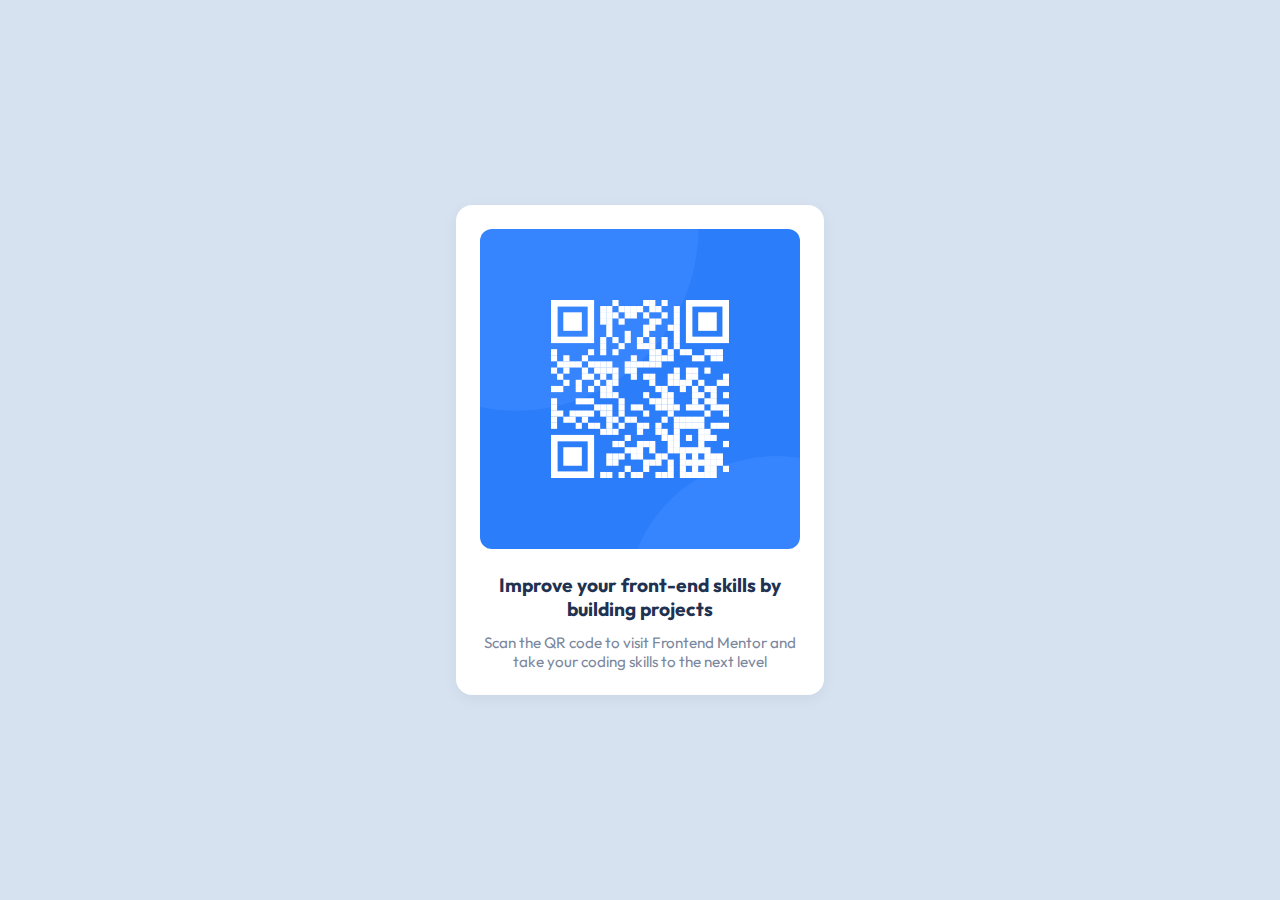
<file: index.html>
<!DOCTYPE html>
<html lang="en">

<head>
    <meta charset="UTF-8">
    <meta name="viewport" content="width=device-width, initial-scale=1.0">
    <title>QR Code Component</title>
    <link rel="stylesheet" href="css/style.css">
</head>

<body>
    <div class="container">
        <div class="content">
            <img src="public/images/image-qr-code.png" alt="QR Code">
            <h1>Improve your front-end skills by building projects</h1>
            <p>Scan the QR code to visit Frontend Mentor and take your coding skills to the next level</p>
        </div>
    </div>
</body>

</html>
</file>
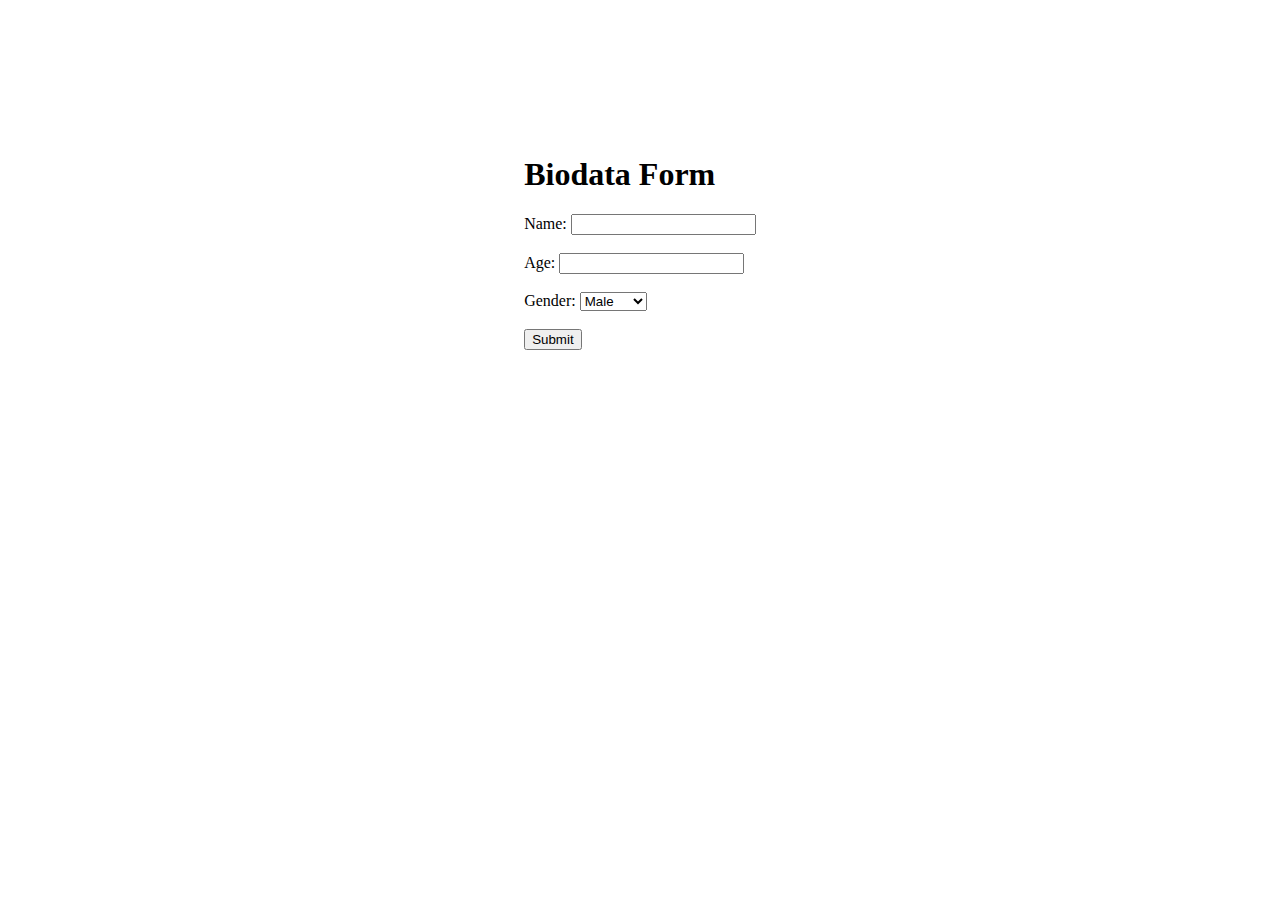
<file: biodata/index.html>
<!DOCTYPE html>
<html lang="en">

<head>
    <meta charset="UTF-8">
    <meta name="viewport" content="width=device-width, initial-scale=1.0">
    <title>Biodata Form</title>
    <link rel="stylesheet" href="css/style.css">
</head>

<body>
    <div class="container">
        <form action="/">
            <h1>Biodata Form</h1>
            <label for="name">Name:</label>
            <input type="text" id="name" name="name" required><br><br>

            <label for="age">Age:</label>
            <input type="number" id="age" name="age" required><br><br>

            <label for="gender">Gender:</label>
            <select id="gender" name="gender" required>
                <option value="male">Male</option>
                <option value="female">Female</option>
            </select>
            <br>
            <br>
            <input type="submit" value="Submit">
        </form>
    </div>
</body>

</html>
</file>
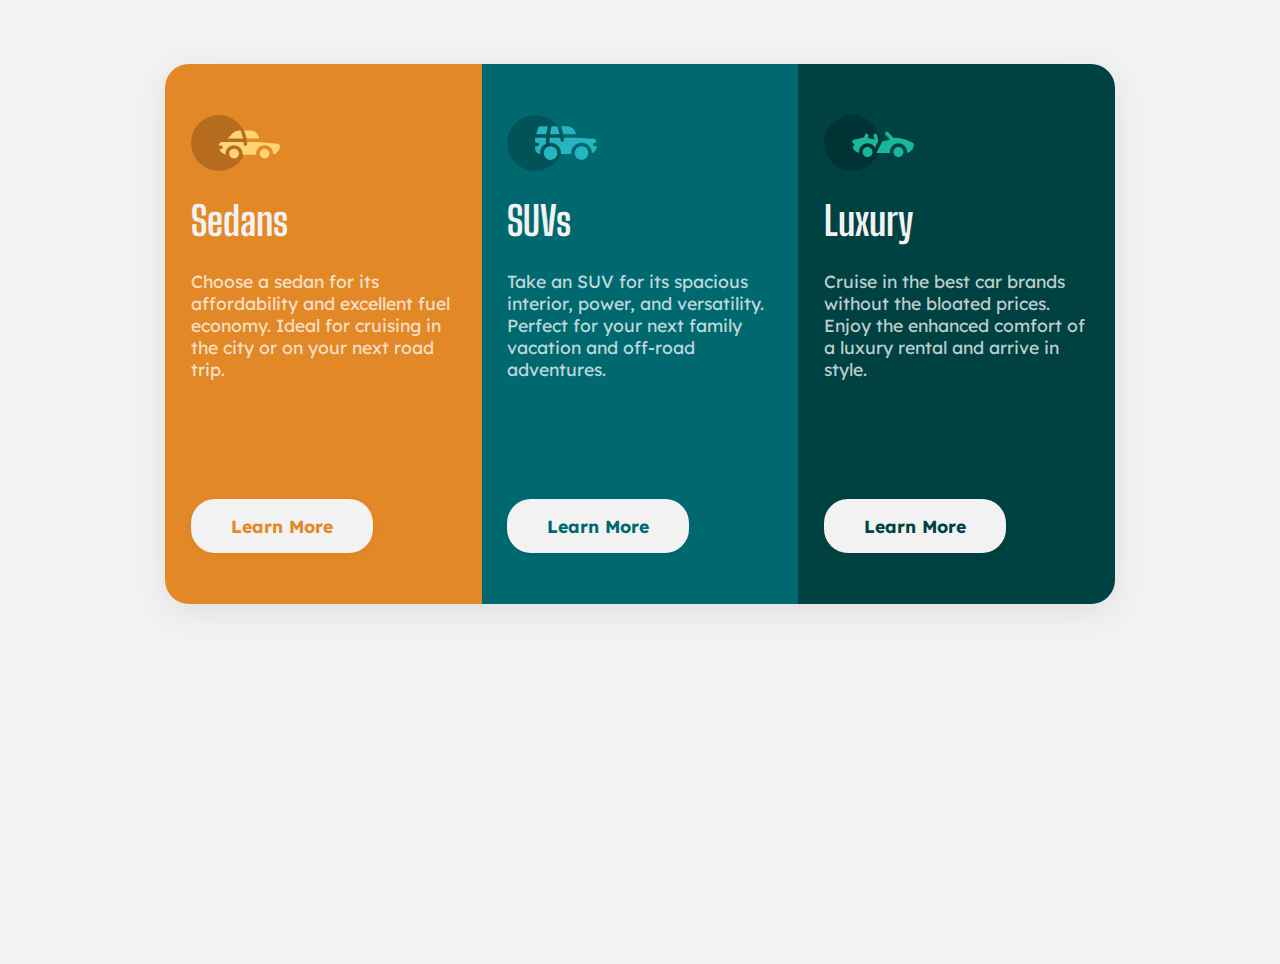
<file: mini-project/index.html>
<!DOCTYPE html>
<html lang="en">

<head>
  <meta charset="UTF-8">
  <meta name="viewport" content="width=1440">
  <title>3-Column Preview Card Mini Project</title>
  <link rel="icon" type="image/png" href="../images/favicon-32x32.png">
  <!-- Fonts -->
  <link
    href="https://fonts.googleapis.com/css2?family=Big+Shoulders+Display:wght@700&family=Lexend+Deca:wght@400&display=swap"
    rel="stylesheet">
  <link rel="stylesheet" href="style.css">
</head>

<body>
  <main class="container">
    <section class="column sedans">
      <img src="./images/icon-sedans.svg" alt="Sedans">
      <h1>Sedans</h1>
      <p>Choose a sedan for its affordability and excellent fuel economy. Ideal for cruising in the city or on your next
        road trip.</p>
      <a href="#" class="btn">Learn More</a>
    </section>
    <section class="column suvs">
      <img src="./images/icon-suvs.svg" alt="SUVs">
      <h1>SUVs</h1>
      <p>Take an SUV for its spacious interior, power, and versatility. Perfect for your next family vacation and
        off-road adventures.</p>
      <a href="#" class="btn">Learn More</a>
    </section>
    <section class="column luxury">
      <img src="./images/icon-luxury.svg" alt="Luxury">
      <h1>Luxury</h1>
      <p>Cruise in the best car brands without the bloated prices. Enjoy the enhanced comfort of a luxury rental and
        arrive in style.</p>
      <a href="#" class="btn">Learn More</a>
    </section>
  </main>
</body>

</html>
</file>
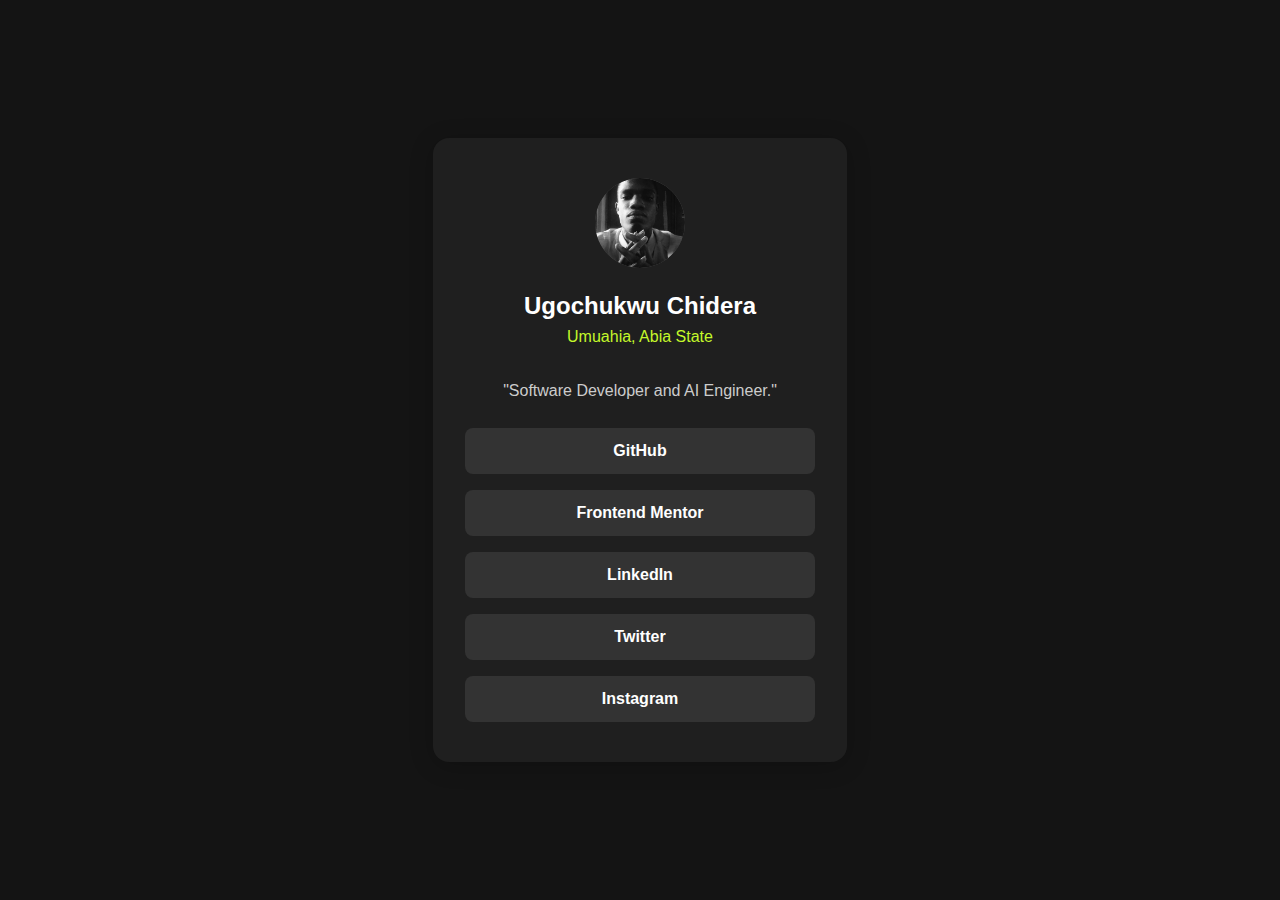
<file: sociallinks/index.html>
<!DOCTYPE html>
<html lang="en">
<head>
  <meta charset="UTF-8">
  <meta name="viewport" content="width=device-width, initial-scale=1.0">
  <title>Social Links Profile</title>
  <link rel="stylesheet" href="css/style.css">
</head>
<body>
  <div class="container">
    <div class="card">
      <div class="avatar-placeholder">
        <img src="public/images/fyp.jpg" alt="Profile Picture"/>
      </div>
      <h1>Ugochukwu Chidera</h1>
      <p class="location">Umuahia, Abia State</p>
      <p class="description">"Software Developer and AI Engineer."</p>
      <div class="links">
        <a href="https://www.github.com/UgochukwuChidera" class="btn">GitHub</a>
        <a href="#" class="btn">Frontend Mentor</a>
        <a href="https://www.linkedin.com/in/chidera-ugochukwu-66193a24b/" class="btn">LinkedIn</a>
        <a href="#" class="btn">Twitter</a>
        <a href="#" class="btn">Instagram</a>
      </div>
    </div>
  </div>
</body>
</html>
</file>
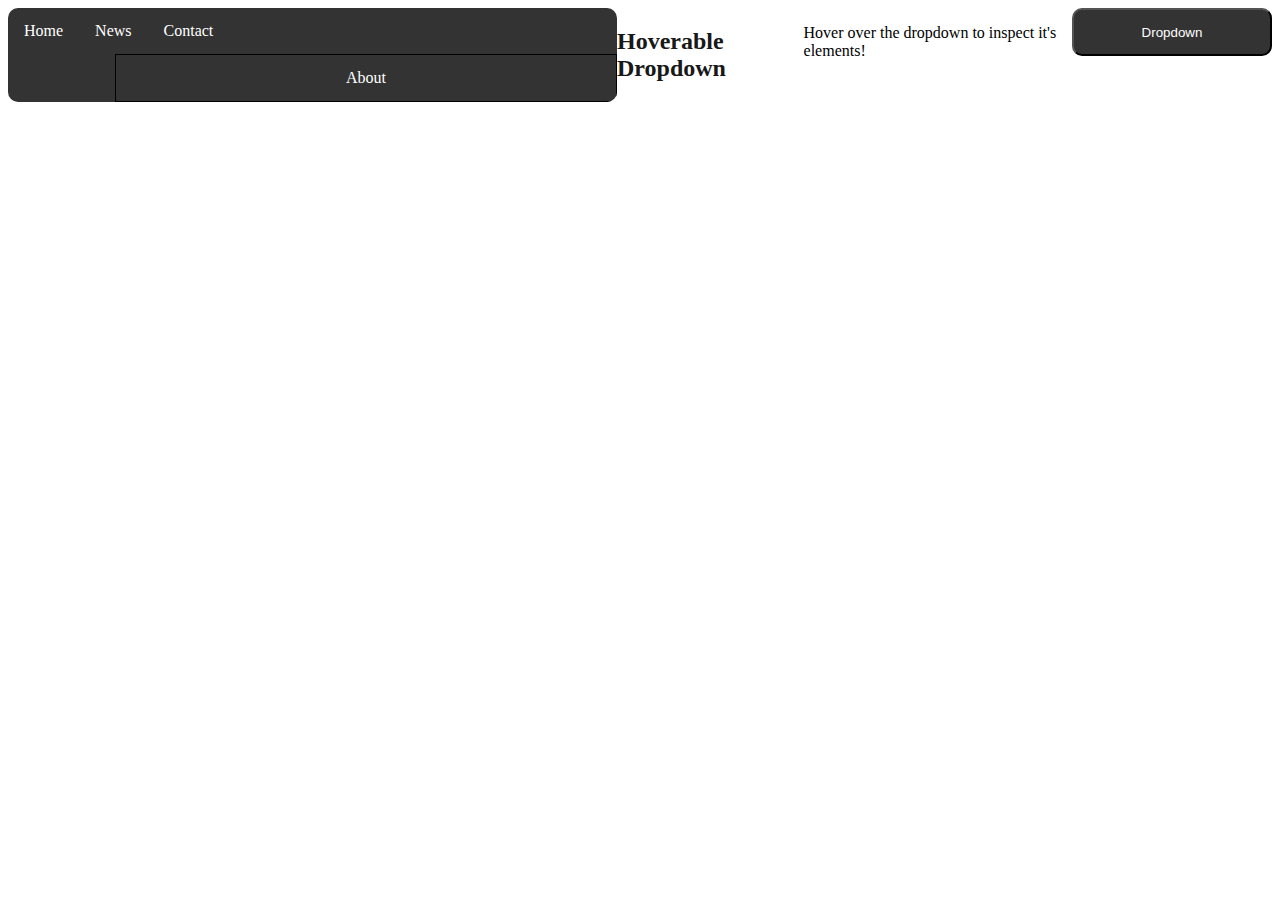
<file: stuff/index.html>
<!DOCTYPE html>
<html lang="en">

<head>
    <meta charset="UTF-8">
    <meta name="viewport" content="width=device-width, initial-scale=1.0">
    <title>Test</title>
    <link rel="stylesheet" href="css/style.css">
</head>

<body>
    <div class="container">
    <ul>
        <li><a href="#home">Home</a></li>
        <li><a href="#news">News</a></li>
        <li><a href="#contact">Contact</a></li>
        <li class='right'><a href="#about">About</a></li>
    </ul>

    <h2>Hoverable Dropdown</h2>
    <p>Hover over the dropdown to inspect it's elements!</p>
    <div class="dropdown">
        <button class="dropbtn">Dropdown</button>
        <div class="dropdown-content">
            <p><a href="#">Link 1</a></p>
            <p><a href="#">Link 2</a></p>
            <p><a href="#">Link 3</a></p>
        </div>      
    </div>
</body>

</html>
</file>
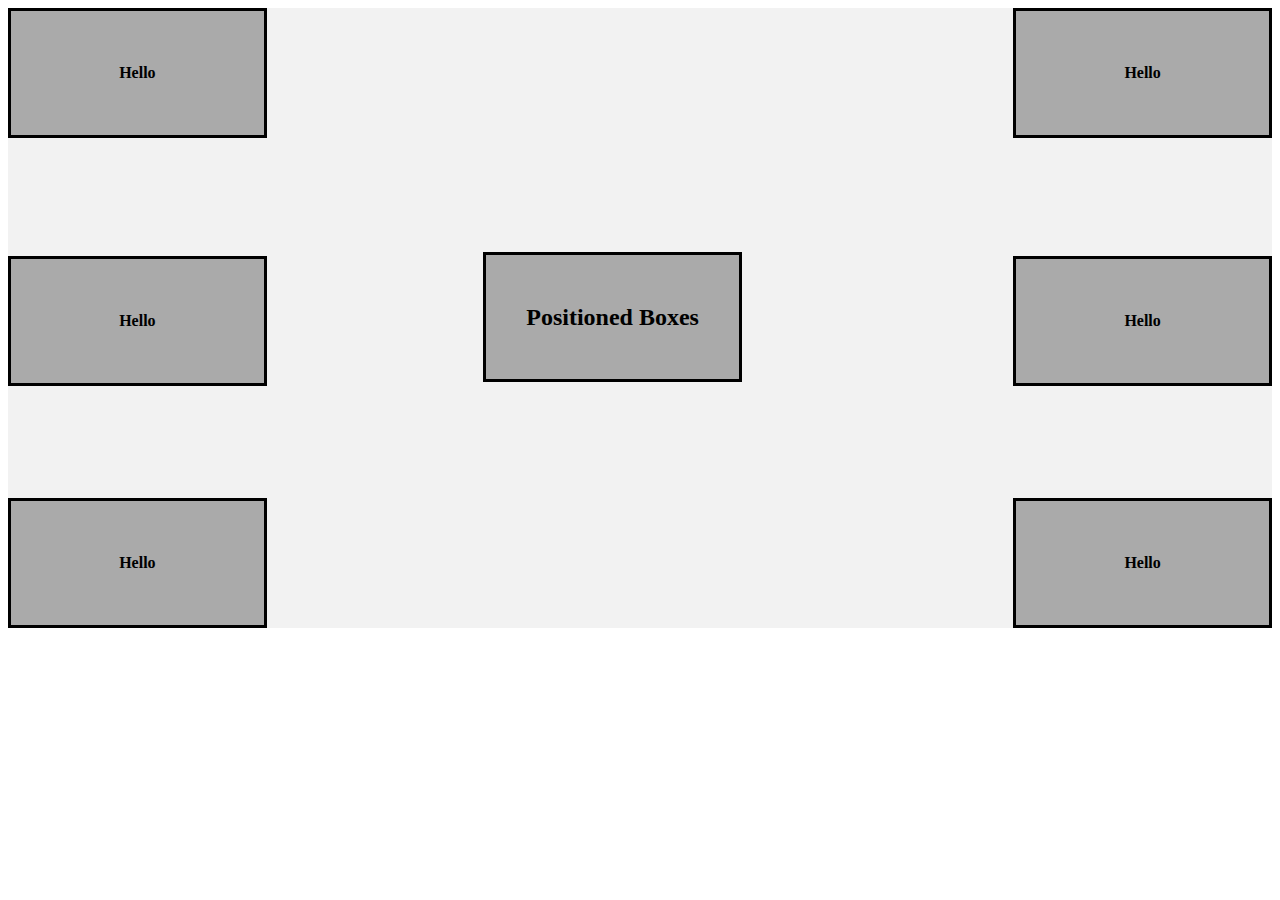
<file: test/index.html>
<!DOCTYPE html>
<html lang="en">
<head>
  <meta charset="UTF-8" />
  <meta name="viewport" content="width=device-width, initial-scale=1.0" />
  <title>Positioned Boxes</title>
  <link rel="stylesheet" href="css/style.css" />
</head>
<body>
  <div class="container">
    <div id="one">Hello</div>
    <div id="two">Hello</div>
    <div id="three">Hello</div>
    <div id="four">Hello</div>
    <div id="five">Hello</div>
    <div id="six">Hello</div>

    <div id="description"><h2>Positioned Boxes</h2></div>
  </div>
</body>
</html>
</file>
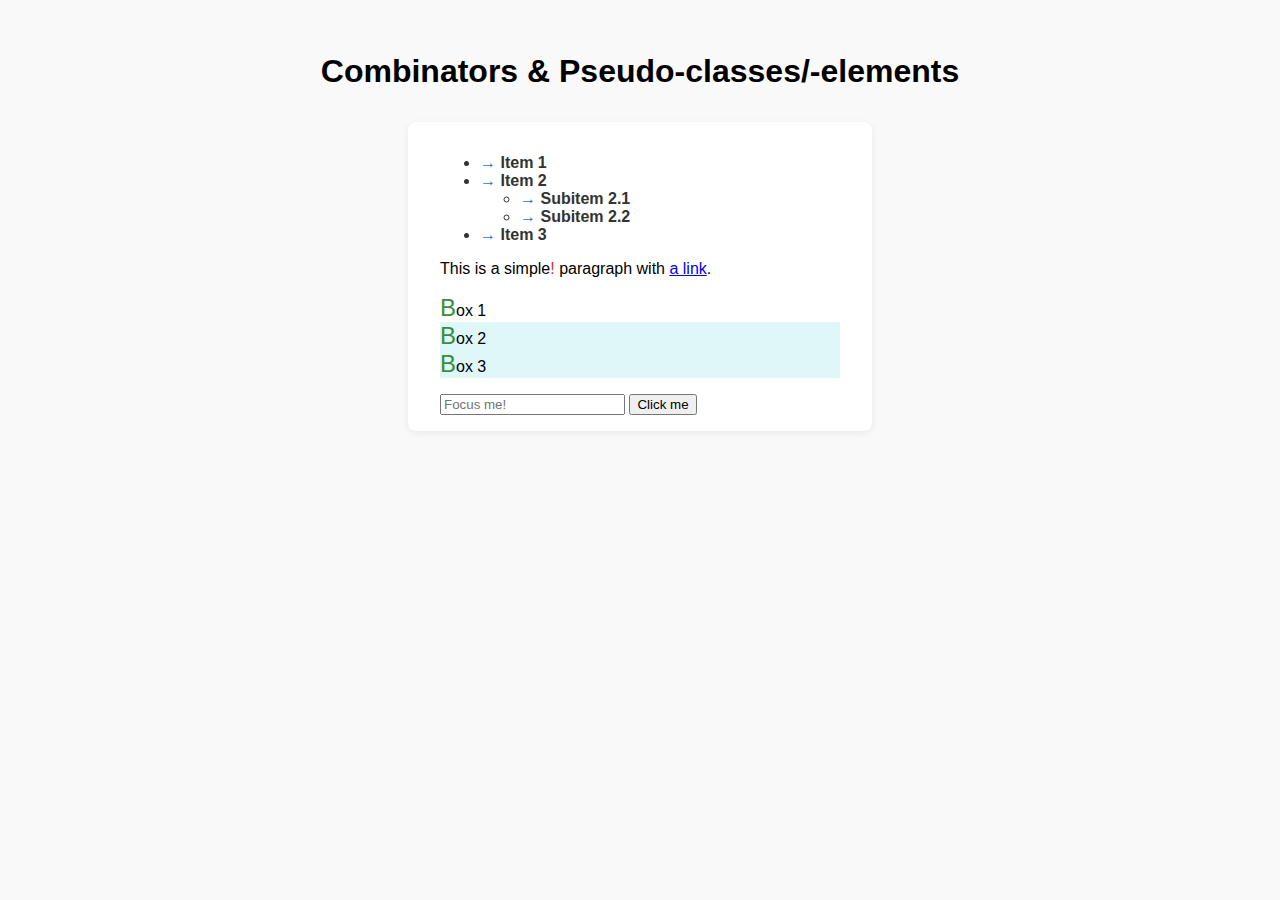
<file: trial/index.html>
<!DOCTYPE html>
<html lang="en">
<head>
    <meta charset="UTF-8">
    <meta name="viewport" content="width=device-width, initial-scale=1.0">
    <title>Combinators & Pseudo Demo</title>
    <link rel="stylesheet" href="css/style.css">
</head>
<body>
    <h1>Combinators & Pseudo-classes/-elements</h1>
    <div class="container">
        <ul>
            <li>Item 1</li>
            <li>Item 2
                <ul>
                    <li>Subitem 2.1</li>
                    <li>Subitem 2.2</li>
                </ul>
            </li>
            <li>Item 3</li>
        </ul>
        <p>This is a <span>simple</span> paragraph with <a href="#">a link</a>.</p>
        <div class="box">Box 1</div>
        <div class="box">Box 2</div>
        <div class="box">Box 3</div>
        <input type="text" placeholder="Focus me!">
        <button>Click me</button>
    </div>
</body>
</html>
</file>
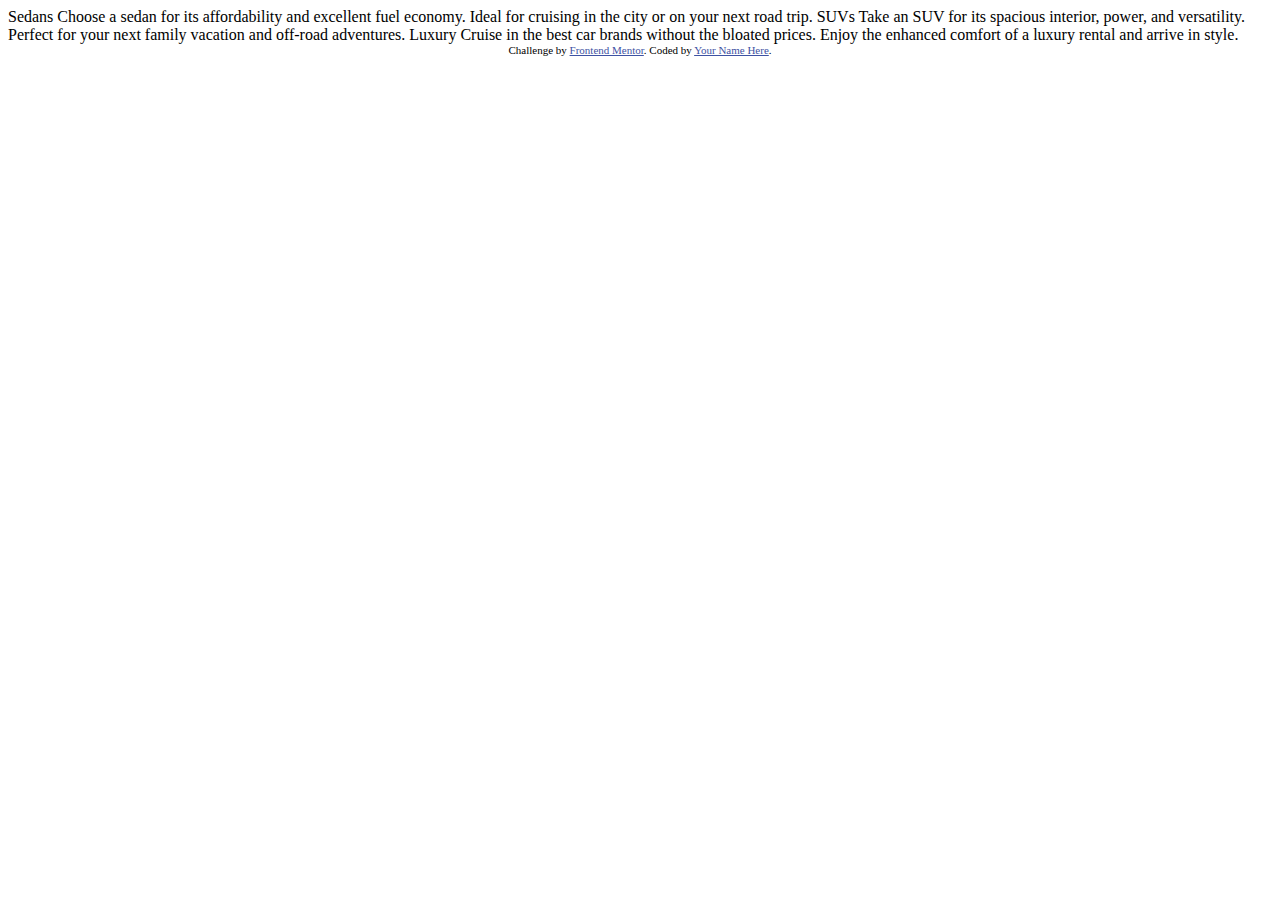
<file: 3-column-preview-card-component-main/3-column-preview-card-component-main/index.html>
<!DOCTYPE html>
<html lang="en">
<head>
  <meta charset="UTF-8">
  <meta name="viewport" content="width=device-width, initial-scale=1.0"> <!-- displays site properly based on user's device -->

  <link rel="icon" type="image/png" sizes="32x32" href="./images/favicon-32x32.png">
  
  <title>Frontend Mentor | 3-column preview card component</title>

  <!-- Feel free to remove these styles or customise in your own stylesheet 👍 -->
  <style>
    .attribution { font-size: 11px; text-align: center; }
    .attribution a { color: hsl(228, 45%, 44%); }
  </style>
</head>
<body>
  
  Sedans
  Choose a sedan for its affordability and excellent fuel economy. Ideal for cruising in the city 
  or on your next road trip.

  SUVs
  Take an SUV for its spacious interior, power, and versatility. Perfect for your next family vacation 
  and off-road adventures.

  Luxury
  Cruise in the best car brands without the bloated prices. Enjoy the enhanced comfort of a luxury 
  rental and arrive in style.
  
  <div class="attribution">
    Challenge by <a href="https://www.frontendmentor.io?ref=challenge" target="_blank">Frontend Mentor</a>. 
    Coded by <a href="#">Your Name Here</a>.
  </div>
</body>
</html>
</file>
<file: css/style.css>
/* Add Outfit font from Google Fonts */
@import url('https://fonts.googleapis.com/css2?family=Outfit:wght@400;700&display=swap');

html, body {
    height: 100%;
    margin: 0;
    padding: 0;
    box-sizing: border-box;
}

body {
    width: 100vw;
    overflow-x: hidden;
}

.container {
    min-height: 100vh;
    width: 100vw;
    display: flex;
    justify-content: center;
    align-items: center;
    background: #d6e2f0;
}

.content {
    background: #fff;
    border-radius: 16px;
    box-shadow: 0 4px 16px rgba(0,0,0,0.05);
    padding: 24px;
    max-width: 320px;
    text-align: center;
}

img {
    width: 100%;
    border-radius: 12px;
    margin-bottom: 20px;
}

h1 {
    font-size: 1.2rem;
    margin: 0 0 12px 0;
    color: #1f3251;
    font-family: 'Outfit', Arial, sans-serif;
    font-weight: 700;
}

p {
    font-size: 0.95rem;
    color: #7b879d;
    font-family: 'Outfit', Arial, sans-serif;
    font-weight: 400;
    margin: 0;
}
</file>
<file: biodata/css/style.css>
.container{
    width: 80%;
    padding: 10%;
    display: flex;
    flex-direction: column;
    align-items: center;
    justify-items: center;
}

button{
    width: 100%;
    height: 50px;
    background-color: #4CAF50;
    color: white;
    border: none;
    border-radius: 5px;
    font-size: 16px;
    cursor: pointer;
}
</file>
<file: mini-project/style.css>
body {
  background: hsl(0, 0%, 95%);
  font-family: 'Lexend Deca', Arial, sans-serif;
  font-size: 15px;
  margin: 0;
  padding: 0;
  min-height: 100vh;
  box-sizing: border-box;
}

.container {
  display: flex;
  max-width: 950px;
  margin: 5vw auto;
  border-radius: 24px;
  overflow: hidden;
  box-shadow: 0 8px 32px rgba(0,0,0,0.08);
  background: transparent;
  min-height: 60vh;
  gap: 0;
}

.column {
  flex: 1;
  padding: 4vw 2vw;
  display: flex;
  flex-direction: column;
  align-items: flex-start;
  gap: 2vw;
  min-width: 0;
}

.column img {
  width: 90px;
  height: 56px;
  object-fit: contain;
}

.column h1 {
  font-family: 'Big Shoulders Display', cursive;
  font-size: 2.5rem;
  color: hsl(0, 0%, 95%);
  margin: 0;
}

.column p {
  color: hsla(0, 0%, 100%, 0.75);
  margin: 0;
  font-size: 1.1rem;
}

.sedans {
  background: hsl(31, 77%, 52%);
}
.suvs {
  background: hsl(184, 100%, 22%);
}
.luxury {
  background: hsl(179, 100%, 13%);
}

.btn {
  background: hsl(0, 0%, 95%);
  color: inherit;
  border: none;
  border-radius: 24px;
  padding: 16px 40px;
  font-family: 'Lexend Deca', Arial, sans-serif;
  font-size: 1.1rem;
  text-decoration: none;
  font-weight: 700;
  transition: background 0.2s, color 0.2s;
  margin-top: auto;
  box-shadow: 0 2px 8px rgba(0,0,0,0.04);
}
.sedans .btn { color: hsl(31, 77%, 52%); }
.suvs .btn { color: hsl(184, 100%, 22%); }
.luxury .btn { color: hsl(179, 100%, 13%); }
.btn:hover {
  background: transparent;
  color: hsl(0, 0%, 95%);
  outline: 2px solid hsl(0, 0%, 95%);
}

footer {
  text-align: center;
  margin: 48px 0 0 0;
  color: #333;
  font-size: 0.9rem;
  display: flex;
  justify-content: center;
  align-items: center;
  gap: 8px;
}

@media (max-width: 1200px) {
  .container {
    max-width: 95vw;
    margin: 3vw auto;
    border-radius: 16px;
  }
  .column {
    padding: 6vw 3vw;
    gap: 3vw;
  }
}

@media (max-width: 900px) {
  .container {
    flex-direction: column;
    max-width: 95vw;
    min-height: unset;
    border-radius: 12px;
  }
  .column {
    align-items: center;
    text-align: center;
    padding: 8vw 5vw;
    gap: 4vw;
  }
}
</file>
<file: sociallinks/css/style.css>
body {
  background: #141414;
  min-height: 100vh;
  margin: 0;
  font-family: 'Inter', Arial, sans-serif;
  display: flex;
  align-items: center;
  justify-content: center;
}

.container {
  width: 100vw;
  height: 100vh;
  display: flex;
  align-items: center;
  justify-content: center;
}

.card {
  background: #1f1f1f;
  border-radius: 16px;
  padding: 40px 32px;
  box-shadow: 0 4px 24px rgba(0,0,0,0.2);
  display: flex;
  flex-direction: column;
  align-items: center;
  width: 350px;
  max-width: 90vw;
}

.avatar-placeholder {
  width: 90px;
  height: 90px;
  border-radius: 50%;
  background: #444;
  margin-bottom: 24px;
  display: flex;
  align-items: center;
  justify-content: center;
  overflow: hidden;
}

.avatar-placeholder img {
  width: 100%;
  height: 100%;
  object-fit: cover;
  border-radius: 50%;
  display: block;
}

h1 {
  color: #fff;
  font-size: 1.5rem;
  margin: 0 0 8px 0;
  font-weight: 600;
}

.location {
  color: #c4f82a;
  font-size: 1rem;
  margin: 0 0 20px 0;
  font-weight: 500;
}

.description {
  color: #ccc;
  font-size: 1rem;
  margin-bottom: 28px;
  text-align: center;
}

.links {
  width: 100%;
  display: flex;
  flex-direction: column;
  gap: 16px;
}

.btn {
  background: #333;
  color: #fff;
  text-align: center;
  padding: 14px 0;
  border-radius: 8px;
  text-decoration: none;
  font-weight: 700;
  font-size: 1rem;
  transition: background 0.2s, color 0.2s;
  cursor: pointer;
  border: none;
  outline: none;
  display: block;
}

.btn:hover, .btn:focus {
  background: #c4f82a;
  color: #1f1f1f;
}
</file>
<file: stuff/css/style.css>
.container{
    display: flex;
}

.right{
    float: right;
    border: 1px solid black;
    width: 500px;
}

ul {
    list-style-type: none;
    margin: 0;
    padding: 0;
    overflow: hidden;
    background-color: #333;
    border-radius: 10px;
}

li {
    float: left;
}

li a {
    display: block;
    color: white;
    text-align: center;
    padding: 14px 16px;
    text-decoration: none;
}

li a:hover {
    background-color: #111;
    color: gray;
    border-radius: 10px;
}

ul li:nth-child(4) {
    float: right;
}

h2{
    opacity: 0.9;
}

.dropdown {
    display: inline-block;
    position: relative;
}

.dropbtn {
    background-color: #333;
    color: white;
    width: 200px;
    height: 3rem;
    border-radius: 10px;
}

.dropdown-content {
    display: none;
    position: absolute;
    background-color: #333;
    min-width: 200px;
    box-shadow: 0 8px 16px rgba(0, 0, 0, 0.3);
    text-decoration: none;
}

.dropdown-content p {
    padding: 12px 16px;
    height: 3rem;
    text-align: center;
}

a {
    text-decoration: none;
    color: white;
}



.dropdown:hover .dropdown-content {
    display: block;
}

.dropdown-content p:hover {
    background-color: #111;
}

.dropdown-content{
    border-radius: 10px;
    margin: 0px;
    padding: 0px;
}

.dropdown-content p{
    border-radius: 10px;
}
</file>
<file: test/css/style.css>
html, body{
    overflow: hidden;
}
.container {
  position: relative;
  width: 100%;
  height: 620px;
  overflow: hidden;
  background-color: #F2F2F2;
}

.container div {
  position: absolute;
  width: 20%;
  height: 20%;
  border: 3px solid black;
  display: flex;
  align-items: center;
  justify-content: center;
  font-weight: bold;
  background-color: #AAA;
}

#one {
  top: 0;
  left: 0;
}

#two {
  top: 40%;
  left: 0;
}

#three {
  bottom: 0;
  left: 0;
}

#four {
  top: 0;
  right: 0;
}

#five {
  top: 40%;
  right: 0;
}

#six {
  bottom: 0;
  right: 0;
}

#description{
    bottom: 246px;
    right: 530px;
}
</file>
<file: trial/css/style.css>
body {
    font-family: Arial, sans-serif;
    background: #f9f9f9;
    margin: 0;
    padding: 2rem;
}
h1 {
    text-align: center;
}
.container {
    max-width: 400px;
    margin: 2rem auto;
    background: #fff;
    padding: 1rem 2rem;
    border-radius: 8px;
    box-shadow: 0 2px 8px #0001;
}
/* Descendant combinator */
.container ul li {
    color: #333;
}
/* Child combinator */
.container > ul > li {
    font-weight: bold;
}
/* Adjacent sibling combinator */
.box + .box {
    background: #e0f7fa;
}
/* General sibling combinator */
.box ~ input {
    margin-top: 1rem;
}
/* Pseudo-classes */
li:hover {
    color: #1976d2;
}
a:visited {
    color: #8e24aa;
}
input:focus {
    border: 2px solid #1976d2;
    outline: none;
}
button:active {
    background: #1976d2;
    color: #fff;
}
/* Pseudo-elements */
li::before {
    content: "→ ";
    color: #1976d2;
}
p span::after {
    content: "!";
    color: #d32f2f;
}
.box::first-letter {
    font-size: 1.5em;
    color: #388e3c;
}
</file>
